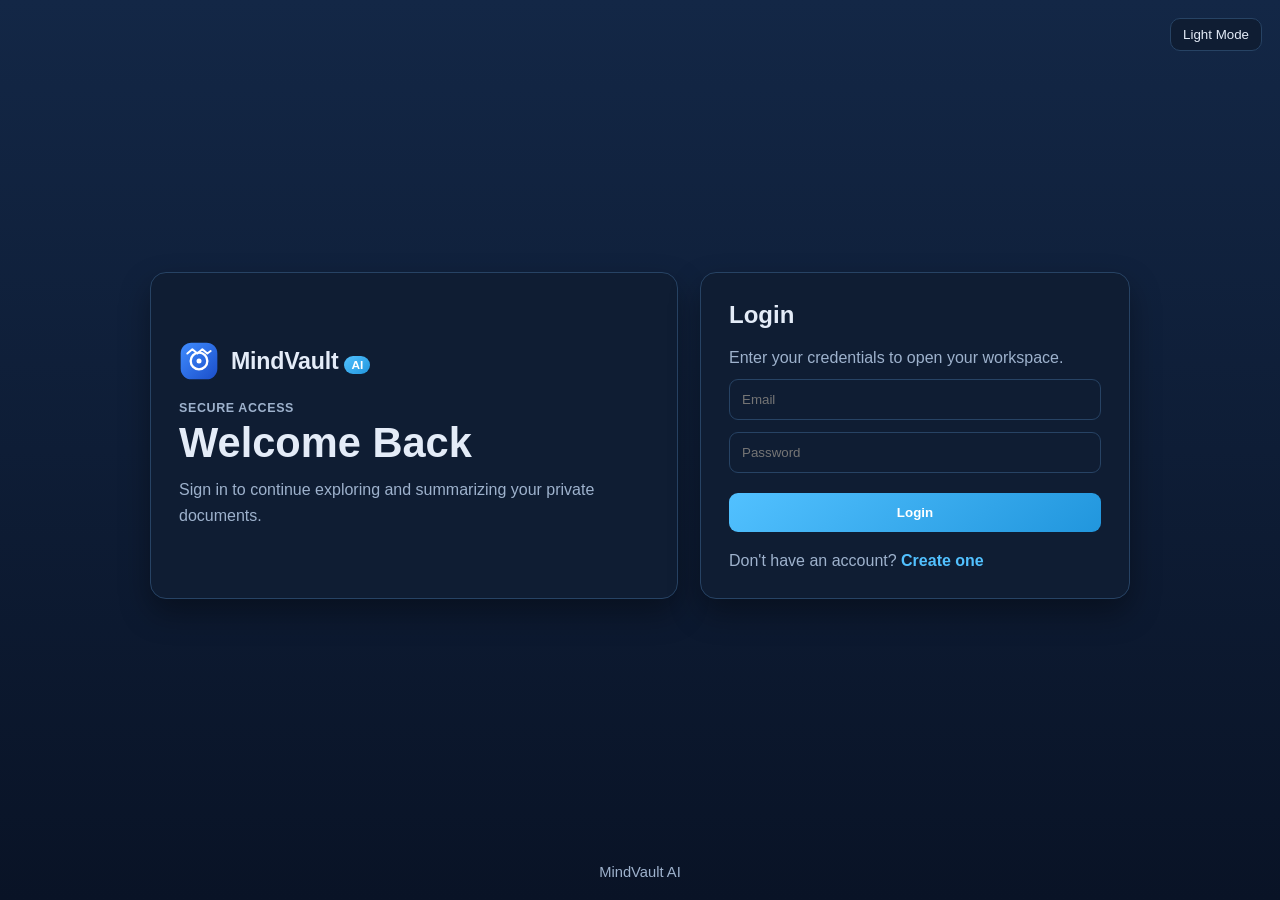
<file: frontend/index.html>
﻿<!DOCTYPE html>
<html>
<head>
  <meta charset="UTF-8" />
  <meta name="viewport" content="width=device-width, initial-scale=1.0" />
  <title>MindVault AI</title>
  <link rel="stylesheet" href="style.css" />
</head>
<body>
  <script>
    if (!localStorage.getItem("token")) {
      window.location.href = "login.html";
    }
  </script>

  <div class="page-shell">
    <div id="navbar"></div>

    <main class="container">
      <header class="app-header">
        <div class="app-header-copy">
          <p class="eyebrow">Knowledge Workspace</p>
          <h1>MindVault AI</h1>
          <p class="subtitle">Private document intelligence for your PDFs, with clean upload, search, and summary workflows.</p>
        </div>
        <div class="app-header-actions">
          <button class="btn" id="openWorkspaceBtn" onclick="enterApp()">Open Workspace</button>
        </div>
      </header>

      <section class="hero card" id="welcome">
        <h2>Work Faster With Your Documents</h2>
        <p class="subtitle">Upload your PDFs, ask focused questions, and generate clear summaries without leaving one dashboard.</p>
        <div class="hero-points">
          <article class="hero-point">
            <h3>1. Upload</h3>
            <p>Add your files and split content into searchable chunks.</p>
          </article>
          <article class="hero-point">
            <h3>2. Search</h3>
            <p>Find relevant context instantly with query-based retrieval.</p>
          </article>
          <article class="hero-point">
            <h3>3. Summarize</h3>
            <p>Generate concise, AI-powered overviews from your collection.</p>
          </article>
        </div>
      </section>

      <section class="workspace hidden" id="app">
        <div class="workspace-shell">
          <div class="tabs">
            <button class="tab-button active" onclick="switchTab('upload', event)">Upload</button>
            <button class="tab-button" onclick="switchTab('search', event)">Search</button>
            <button class="tab-button" onclick="switchTab('summary', event)">Summary</button>
            <button class="tab-button" onclick="switchTab('info', event)">Collection</button>
          </div>

          <div id="upload" class="tab-content active card">
            <h2>Upload PDF</h2>
            <input type="file" id="fileInput" accept=".pdf" />
            <button class="btn" onclick="uploadFile()">Upload</button>
            <div id="uploadStatus" class="status"></div>

            <div id="uploadResults" class="results-box">
              <h3>Upload Results</h3>
              <div class="info-grid">
                <div class="info-card">
                  <h3>Pages</h3>
                  <div class="number" id="resultPages">-</div>
                </div>
                <div class="info-card">
                  <h3>Chunks</h3>
                  <div class="number" id="resultChunks">-</div>
                </div>
              </div>
            </div>
          </div>

          <div id="search" class="tab-content card">
            <h2>Search Documents</h2>
            <div class="search-tab-layout">
              <aside class="search-sidebar">
                <div class="search-controls">
                  <input type="text" class="query-input" id="queryInput" placeholder="Ask about your documents..." />
                  <button class="btn" onclick="queryVectors()">Search</button>
                </div>
                <div id="searchStatus" class="status"></div>
              </aside>

              <div>
                <div id="summaryBox" class="summary-box">
                  <h3>Search Summary</h3>
                  <div id="summaryContent" class="summary-content"></div>
                </div>
              </div>
            </div>
          </div>

          <div id="summary" class="tab-content card">
            <h2>Full Collection Summary</h2>
            <div class="summary-tab-layout">
              <aside class="summary-sidebar">
                <div class="summary-controls">
                  <button class="btn" onclick="generateFullSummary()">Generate AI Summary</button>
                </div>
                <div id="summaryTabStatus" class="status"></div>
              </aside>

              <div class="summary-display">
                <div id="summaryTabBox" class="summary-box">
                  <h3>AI Generated Summary</h3>
                  <div id="summaryTabContent" class="summary-content"></div>
                </div>
              </div>
            </div>
          </div>

          <div id="info" class="tab-content card">
            <h2>Collection Information</h2>
            <button class="btn btn-secondary" onclick="getCollectionInfo()">Refresh</button>
            <div id="infoStatus" class="status"></div>

            <div id="infoResults" class="results-box">
              <div class="info-grid">
                <div class="info-card">
                  <h3>Collection Name</h3>
                  <div class="number number-small" id="collectionName">-</div>
                </div>
                <div class="info-card">
                  <h3>Total Vectors</h3>
                  <div class="number" id="totalVectors">-</div>
                </div>
              </div>
              <div class="info-card info-status-card">
                <h3>Status</h3>
                <div class="status-text" id="collectionStatus">-</div>
              </div>
            </div>
          </div>
        </div>
      </section>
    </main>

    <footer class="site-footer">
      <div class="container footer-inner">
        <p>MindVault AI</p>
        <p>Secure RAG workspace for private PDFs</p>
      </div>
    </footer>
  </div>

  <script src="app.js"></script>
</body>
</html>
</file>
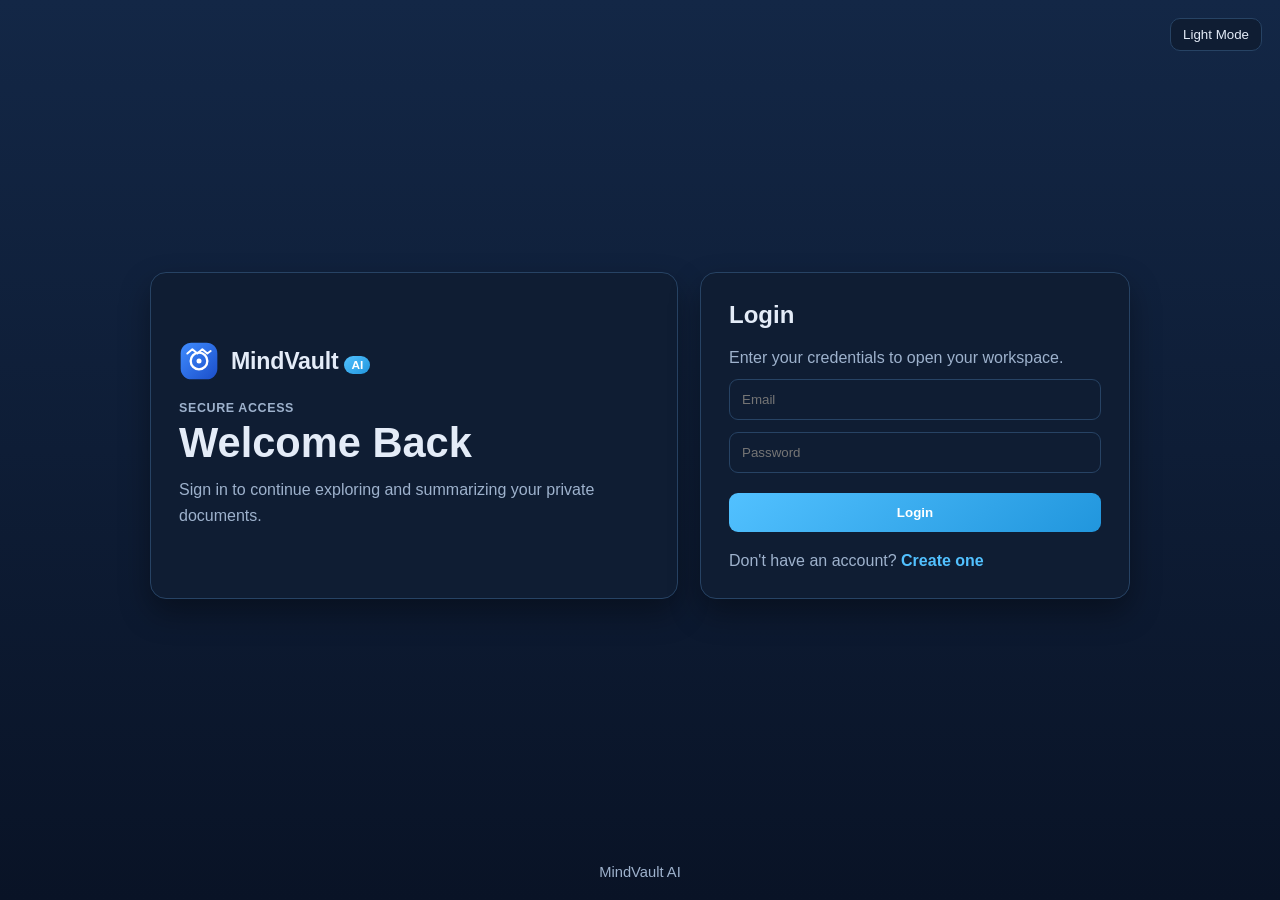
<file: frontend/login.html>
﻿<!DOCTYPE html>
<html>
<head>
  <meta charset="UTF-8" />
  <meta name="viewport" content="width=device-width, initial-scale=1.0" />
  <title>Login - MindVault</title>
  <link rel="stylesheet" href="auth.css" />
</head>
<body>
  <button class="theme-btn" onclick="toggleTheme()" id="themeBtn">Light Mode</button>

  <main class="auth-layout">
    <section class="auth-hero">
      <a class="auth-brand" href="index.html">
        <span class="auth-brand-mark" aria-hidden="true">
          <svg viewBox="0 0 48 48" class="auth-brand-logo" role="img">
            <defs>
              <linearGradient id="mvGradientAuthLogin" x1="0" y1="0" x2="1" y2="1">
                <stop offset="0%" stop-color="#3f8cff" />
                <stop offset="100%" stop-color="#1b4ec9" />
              </linearGradient>
            </defs>
            <rect x="2" y="2" width="44" height="44" rx="13" fill="url(#mvGradientAuthLogin)" />
            <circle cx="24" cy="24" r="10" fill="none" stroke="#ffffff" stroke-width="2.8" />
            <circle cx="24" cy="24" r="3" fill="#ffffff" />
            <path d="M10 15 L16 10 L22 15 L28 10 L34 15 L38 12" stroke="#ffffff" stroke-width="2.4" fill="none" stroke-linecap="round" stroke-linejoin="round" />
          </svg>
        </span>
        <span class="auth-brand-text-wrap">
          <span class="auth-brand-text">MindVault</span>
          <span class="auth-brand-subtext">AI</span>
        </span>
      </a>

      <p class="auth-eyebrow">Secure Access</p>
      <h1>Welcome Back</h1>
      <p>Sign in to continue exploring and summarizing your private documents.</p>
    </section>

    <section class="auth-container">
      <h2>Login</h2>
      <p class="hint">Enter your credentials to open your workspace.</p>

      <input id="email" placeholder="Email" />
      <input id="password" type="password" placeholder="Password" />

      <button onclick="login()">Login</button>

      <p>Don't have an account? <a href="signup.html">Create one</a></p>
    </section>
  </main>

  <footer class="auth-footer">MindVault AI</footer>

  <script src="auth.js"></script>
</body>
</html>
</file>
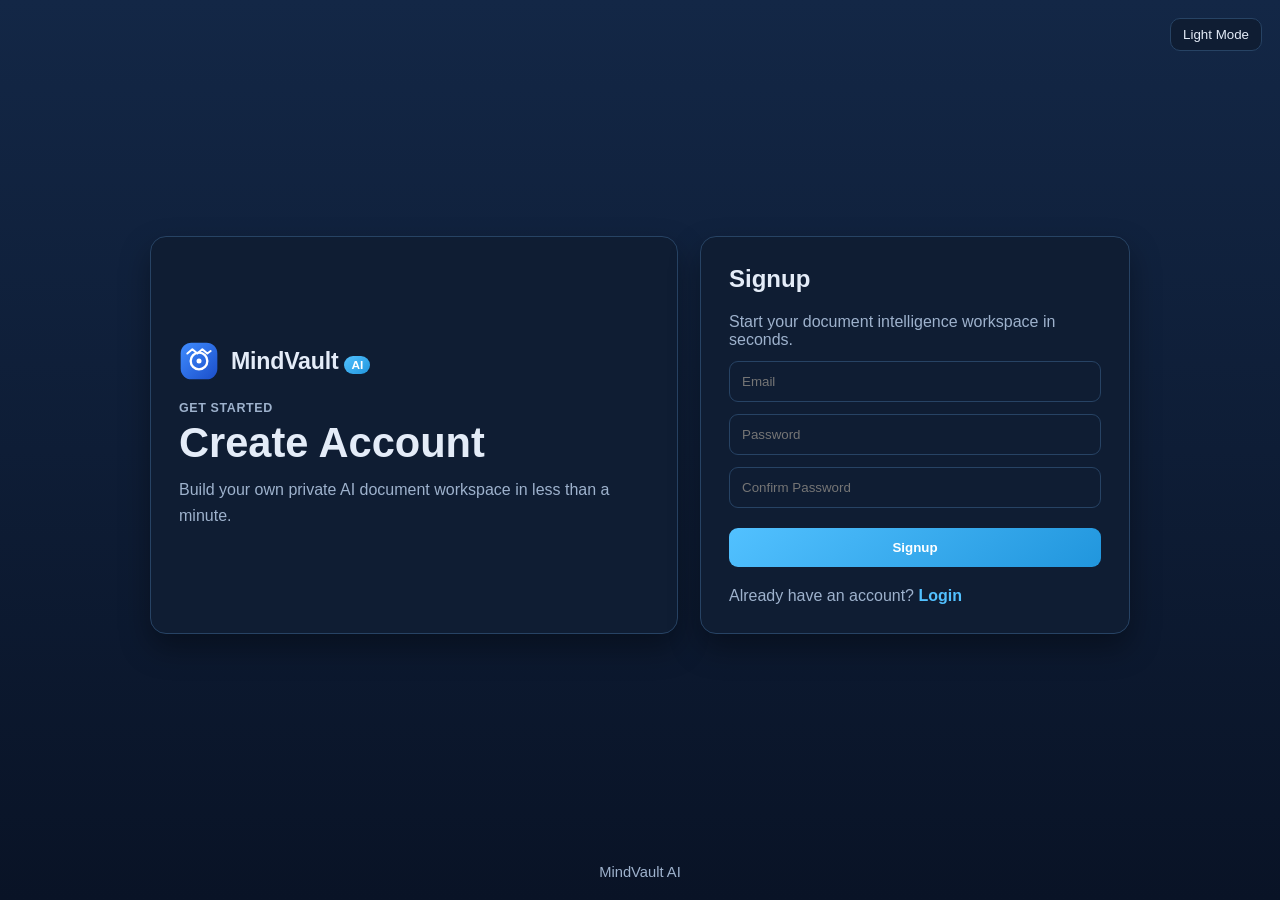
<file: frontend/signup.html>
﻿<!DOCTYPE html>
<html>
<head>
  <meta charset="UTF-8" />
  <meta name="viewport" content="width=device-width, initial-scale=1.0" />
  <title>Signup - MindVault</title>
  <link rel="stylesheet" href="auth.css" />
</head>
<body>
  <button class="theme-btn" onclick="toggleTheme()" id="themeBtn">Light Mode</button>

  <main class="auth-layout">
    <section class="auth-hero">
      <a class="auth-brand" href="index.html">
        <span class="auth-brand-mark" aria-hidden="true">
          <svg viewBox="0 0 48 48" class="auth-brand-logo" role="img">
            <defs>
              <linearGradient id="mvGradientAuthSignup" x1="0" y1="0" x2="1" y2="1">
                <stop offset="0%" stop-color="#3f8cff" />
                <stop offset="100%" stop-color="#1b4ec9" />
              </linearGradient>
            </defs>
            <rect x="2" y="2" width="44" height="44" rx="13" fill="url(#mvGradientAuthSignup)" />
            <circle cx="24" cy="24" r="10" fill="none" stroke="#ffffff" stroke-width="2.8" />
            <circle cx="24" cy="24" r="3" fill="#ffffff" />
            <path d="M10 15 L16 10 L22 15 L28 10 L34 15 L38 12" stroke="#ffffff" stroke-width="2.4" fill="none" stroke-linecap="round" stroke-linejoin="round" />
          </svg>
        </span>
        <span class="auth-brand-text-wrap">
          <span class="auth-brand-text">MindVault</span>
          <span class="auth-brand-subtext">AI</span>
        </span>
      </a>

      <p class="auth-eyebrow">Get Started</p>
      <h1>Create Account</h1>
      <p>Build your own private AI document workspace in less than a minute.</p>
    </section>

    <section class="auth-container">
      <h2>Signup</h2>
      <p class="hint">Start your document intelligence workspace in seconds.</p>

      <input id="email" placeholder="Email" />
      <input id="password" type="password" placeholder="Password" />
      <input id="confirm" type="password" placeholder="Confirm Password" />

      <button onclick="signup()">Signup</button>

      <p>Already have an account? <a href="login.html">Login</a></p>
    </section>
  </main>

  <footer class="auth-footer">MindVault AI</footer>

  <script src="auth.js"></script>
</body>
</html>
</file>
<file: frontend/style.css>
﻿:root {
  --bg: #eef3fb;
  --bg-accent: #d6e3f8;
  --surface: #ffffff;
  --surface-2: #f5f8ff;
  --text: #102038;
  --muted: #4f647e;
  --border: #c7d6ef;
  --primary: #2f6fed;
  --primary-strong: #1f56c8;
  --success: #0f9f6e;
  --danger: #db3748;
  --warning: #cc8100;
  --shadow: 0 10px 24px rgba(27, 51, 89, 0.1);
}

[data-theme="dark"] {
  --bg: #091326;
  --bg-accent: #132746;
  --surface: #0f1d33;
  --surface-2: #142842;
  --text: #e4ecf8;
  --muted: #9eb2cd;
  --border: #274364;
  --primary: #52c1ff;
  --primary-strong: #2196dd;
  --success: #2ec98b;
  --danger: #ef5f6d;
  --warning: #f2a941;
  --shadow: 0 14px 30px rgba(0, 0, 0, 0.35);
}

* {
  margin: 0;
  padding: 0;
  box-sizing: border-box;
}

body {
  font-family: "Segoe UI", Tahoma, Geneva, Verdana, sans-serif;
  background: linear-gradient(180deg, var(--bg-accent), var(--bg));
  color: var(--text);
  min-height: 100vh;
}

.page-shell {
  min-height: 100vh;
  display: flex;
  flex-direction: column;
}

.container {
  width: min(1140px, 94vw);
  margin: 0 auto;
}

.glass-card,
.card {
  border-radius: 16px;
  background: var(--surface);
  border: 1px solid var(--border);
  box-shadow: var(--shadow);
}

.navbar {
  display: grid;
  grid-template-columns: auto 1fr auto;
  align-items: center;
  gap: 16px;
  margin: 16px auto 0;
  width: min(1140px, 94vw);
  padding: 14px 18px;
}

.brand {
  display: flex;
  align-items: center;
  gap: 12px;
  color: var(--text);
  text-decoration: none;
}

.brand-mark {
  width: 40px;
  height: 40px;
  display: block;
}

.brand-logo {
  width: 40px;
  height: 40px;
  display: block;
}

.brand-text-wrap {
  display: flex;
  align-items: baseline;
  gap: 6px;
}

.brand-text {
  font-size: 1.55rem;
  font-weight: 700;
  letter-spacing: -0.01em;
}

.brand-subtext {
  font-size: 0.76rem;
  font-weight: 700;
  color: #fff;
  background: linear-gradient(140deg, var(--primary), var(--primary-strong));
  border-radius: 999px;
  padding: 2px 7px;
}

.nav-links {
  display: flex;
  justify-content: center;
  gap: 8px;
  flex-wrap: wrap;
}

.nav-links a {
  text-decoration: none;
  color: var(--text);
  font-weight: 600;
  padding: 8px 13px;
  border-radius: 9px;
  transition: background 0.2s ease;
}

.nav-links a:hover {
  background: var(--surface-2);
}

.auth-section {
  display: flex;
  align-items: center;
  justify-content: flex-end;
  flex-wrap: wrap;
  gap: 8px;
}

.auth-section.compact {
  flex-wrap: nowrap;
}

.user-chip {
  max-width: 230px;
  overflow: hidden;
  text-overflow: ellipsis;
  white-space: nowrap;
  font-size: 0.85rem;
  color: var(--muted);
  border: 1px solid var(--border);
  border-radius: 999px;
  padding: 8px 12px;
}

.menu-trigger {
  min-width: 108px;
  height: 40px;
  border-radius: 9px;
  border: 1px solid var(--border);
  background: var(--surface);
  color: var(--text);
  cursor: pointer;
  font-size: 0.9rem;
  font-weight: 700;
  line-height: 1;
  display: inline-flex;
  align-items: center;
  justify-content: center;
  gap: 7px;
  padding: 0 12px;
}

.menu-trigger-text {
  font-weight: 700;
}

.menu-trigger-icon {
  width: 16px;
  height: 16px;
  fill: currentColor;
}

.sidebar-backdrop {
  position: fixed;
  inset: 0;
  background: rgba(3, 10, 22, 0.45);
  opacity: 0;
  visibility: hidden;
  transition: opacity 0.2s ease, visibility 0.2s ease;
  z-index: 90;
}

.sidebar-backdrop.show {
  opacity: 1;
  visibility: visible;
}

.user-sidebar {
  position: fixed;
  top: 0;
  right: 0;
  width: min(360px, 92vw);
  height: 100vh;
  border-left: 1px solid var(--border);
  background: var(--surface);
  box-shadow: -14px 0 24px rgba(0, 0, 0, 0.2);
  z-index: 100;
  transform: translateX(105%);
  transition: transform 0.24s ease;
  padding: 20px 16px;
  display: flex;
  flex-direction: column;
  gap: 14px;
}

.user-sidebar.open {
  transform: translateX(0);
}

.sidebar-header {
  display: flex;
  align-items: center;
  justify-content: space-between;
}

.sidebar-close {
  width: 34px;
  height: 34px;
  border-radius: 8px;
  border: 1px solid var(--border);
  background: var(--surface);
  color: var(--text);
  cursor: pointer;
  font-size: 1.1rem;
  line-height: 1;
}

.sidebar-user {
  border: 1px solid var(--border);
  border-radius: 10px;
  padding: 12px;
  background: var(--surface-2);
}

.sidebar-label {
  color: var(--muted);
  font-size: 0.82rem;
  margin-bottom: 4px;
}

.sidebar-email {
  word-break: break-all;
  font-weight: 600;
}

.sidebar-nav,
.sidebar-actions {
  display: grid;
  gap: 9px;
}

main.container {
  padding: 24px 0 30px;
}

.app-header {
  display: flex;
  align-items: flex-end;
  justify-content: space-between;
  gap: 16px;
  margin-bottom: 16px;
}

.eyebrow {
  color: var(--primary);
  font-weight: 700;
  letter-spacing: 0.05em;
  text-transform: uppercase;
  margin-bottom: 6px;
  font-size: 0.78rem;
}

.app-header h1 {
  font-size: clamp(2rem, 4vw, 2.8rem);
  margin-bottom: 8px;
}

.subtitle {
  color: var(--muted);
}

.hero {
  padding: 24px;
  margin-bottom: 18px;
}

.hero h2 {
  margin-bottom: 8px;
}

.hero-points {
  margin-top: 16px;
  display: grid;
  grid-template-columns: repeat(3, minmax(0, 1fr));
  gap: 12px;
}

.hero-point {
  border: 1px solid var(--border);
  border-radius: 12px;
  background: var(--surface-2);
  padding: 14px;
}

.hero-point h3 {
  margin-bottom: 6px;
  font-size: 1rem;
}

.hero-point p {
  color: var(--muted);
  line-height: 1.5;
}

.workspace-shell {
  border-radius: 16px;
  padding: 18px;
  border: 1px solid var(--border);
  background: var(--surface);
}

.tabs {
  display: flex;
  gap: 10px;
  flex-wrap: wrap;
  margin-bottom: 14px;
}

.tab-button {
  border: 1px solid var(--border);
  background: #fbfdff;
  color: var(--text);
  border-radius: 9px;
  padding: 9px 14px;
  cursor: pointer;
  font-weight: 600;
}

.tab-button.active {
  border-color: transparent;
  background: linear-gradient(140deg, var(--primary), var(--primary-strong));
  color: #fff;
}

.tab-content {
  display: none;
}

.tab-content.active {
  display: block;
}

.card {
  padding: 22px;
}

h2 {
  margin-bottom: 12px;
}

.btn {
  padding: 10px 15px;
  border: none;
  border-radius: 9px;
  cursor: pointer;
  background: linear-gradient(140deg, var(--primary), var(--primary-strong));
  color: #fff;
  font-weight: 700;
}

.btn-secondary {
  background: #62748c;
}

.btn-danger {
  background: var(--danger);
}

.btn-ghost {
  border: 1px solid var(--border);
  background: transparent;
  color: var(--text);
}

input[type="file"],
.query-input {
  width: 100%;
  margin: 10px 0;
  border-radius: 9px;
  border: 1px solid var(--border);
  background: var(--surface);
  color: var(--text);
  padding: 11px;
}

.search-tab-layout,
.summary-tab-layout {
  display: grid;
  grid-template-columns: 320px 1fr;
  gap: 20px;
  margin-top: 14px;
}

.search-controls,
.summary-controls {
  display: flex;
  flex-direction: column;
  gap: 10px;
}

.status {
  display: none;
  margin-top: 12px;
  padding: 12px;
  border-radius: 9px;
  border: 1px solid var(--border);
  background: var(--surface-2);
  color: var(--muted);
  white-space: pre-wrap;
}

.status.show {
  display: block;
}

.status.success {
  border-left: 4px solid var(--success);
  color: var(--text);
}

.status.error {
  border-left: 4px solid var(--danger);
  color: var(--text);
}

.status.loading {
  border-left: 4px solid var(--warning);
  color: var(--text);
}

.results-box,
.summary-box {
  margin-top: 16px;
  padding: 16px;
  border-radius: 12px;
  border: 1px solid var(--border);
  background: var(--surface-2);
  display: none;
}

.results-box.show,
.summary-box.show {
  display: block;
}

.info-grid {
  display: grid;
  grid-template-columns: repeat(2, minmax(0, 1fr));
  gap: 12px;
  margin-top: 12px;
}

.info-card {
  border: 1px solid var(--border);
  border-radius: 11px;
  padding: 14px;
  background: var(--surface);
}

.number {
  margin-top: 8px;
  font-size: 1.8rem;
  font-weight: 700;
  color: var(--primary);
}

.number-small {
  font-size: 1rem;
  word-break: break-all;
}

.info-status-card {
  margin-top: 12px;
}

.status-text {
  color: var(--success);
  font-weight: 700;
}

.summary-content {
  max-height: 500px;
  overflow-y: auto;
  line-height: 1.65;
}

.summary-loading {
  position: relative;
  color: var(--muted);
  padding-left: 24px;
}

.summary-loading::before {
  content: "";
  position: absolute;
  left: 0;
  top: 50%;
  width: 12px;
  height: 12px;
  margin-top: -6px;
  border-radius: 50%;
  border: 2px solid var(--border);
  border-top-color: var(--primary);
  animation: spin 0.9s linear infinite;
}

.hidden {
  display: none;
}

body.menu-open {
  overflow: hidden;
}

.site-footer {
  margin-top: auto;
  border-top: 1px solid var(--border);
  background: var(--surface);
}

.footer-inner {
  display: flex;
  justify-content: space-between;
  align-items: center;
  gap: 12px;
  padding: 16px 0;
  color: var(--muted);
  font-size: 0.92rem;
}

@media (max-width: 980px) {
  .navbar {
    grid-template-columns: 1fr;
  }

  .nav-links,
  .auth-section {
    justify-content: flex-start;
  }

  .nav-links {
    display: none;
  }

  .auth-section.compact {
    width: 100%;
    justify-content: space-between;
  }

  .menu-trigger {
    min-width: 44px;
    padding: 0;
  }

  .menu-trigger-text {
    display: none;
  }

  .app-header {
    flex-direction: column;
    align-items: flex-start;
  }

  .hero-points {
    grid-template-columns: 1fr;
  }

  .search-tab-layout,
  .summary-tab-layout {
    grid-template-columns: 1fr;
  }

  .footer-inner {
    flex-direction: column;
    align-items: flex-start;
  }
}

@keyframes spin {
  to {
    transform: rotate(360deg);
  }
}
</file>
<file: frontend/auth.css>
﻿:root {
  --bg: #eef3fb;
  --bg-accent: #d6e3f8;
  --surface: #ffffff;
  --text: #102038;
  --muted: #4f647e;
  --border: #c7d6ef;
  --primary: #2f6fed;
  --primary-strong: #1f56c8;
  --shadow: 0 10px 24px rgba(27, 51, 89, 0.1);
}

[data-theme="dark"] {
  --bg: #091326;
  --bg-accent: #132746;
  --surface: #0f1d33;
  --text: #e4ecf8;
  --muted: #9eb2cd;
  --border: #274364;
  --primary: #52c1ff;
  --primary-strong: #2196dd;
  --shadow: 0 14px 30px rgba(0, 0, 0, 0.35);
}

* {
  box-sizing: border-box;
}

body {
  margin: 0;
  min-height: 100vh;
  font-family: "Segoe UI", Tahoma, Geneva, Verdana, sans-serif;
  background: linear-gradient(180deg, var(--bg-accent), var(--bg));
  color: var(--text);
  display: flex;
  flex-direction: column;
  padding: 20px;
}

.theme-btn {
  position: fixed;
  top: 18px;
  right: 18px;
  border: 1px solid var(--border);
  border-radius: 10px;
  background: var(--surface);
  color: var(--text);
  padding: 8px 12px;
  cursor: pointer;
}

.auth-layout {
  width: min(980px, 100%);
  margin: auto;
  display: grid;
  grid-template-columns: 1fr 430px;
  gap: 22px;
  align-items: stretch;
}

.auth-hero,
.auth-container {
  border: 1px solid var(--border);
  border-radius: 16px;
  background: var(--surface);
  box-shadow: var(--shadow);
}

.auth-hero {
  padding: 28px;
  display: flex;
  flex-direction: column;
  justify-content: center;
}

.auth-brand {
  display: inline-flex;
  align-items: center;
  gap: 12px;
  text-decoration: none;
  color: var(--text);
  margin-bottom: 18px;
}

.auth-brand-mark,
.auth-brand-logo {
  width: 40px;
  height: 40px;
  display: block;
}

.auth-brand-text-wrap {
  display: inline-flex;
  align-items: baseline;
  gap: 6px;
}

.auth-brand-text {
  font-size: 1.45rem;
  font-weight: 700;
  letter-spacing: -0.01em;
}

.auth-brand-subtext {
  font-size: 0.74rem;
  font-weight: 700;
  color: #fff;
  background: linear-gradient(140deg, var(--primary), var(--primary-strong));
  border-radius: 999px;
  padding: 2px 7px;
}

.auth-eyebrow {
  margin: 0 0 6px;
  color: var(--primary);
  font-weight: 700;
  text-transform: uppercase;
  letter-spacing: 0.05em;
  font-size: 0.78rem;
}

.auth-hero h1 {
  margin: 0 0 10px;
  font-size: clamp(1.9rem, 4vw, 2.6rem);
}

.auth-hero p {
  margin: 0;
  color: var(--muted);
  line-height: 1.6;
}

.auth-container {
  padding: 28px;
  display: flex;
  flex-direction: column;
  gap: 12px;
}

.auth-container h2 {
  margin: 0;
}

.hint {
  margin: 0 0 4px;
  color: var(--muted);
}

.auth-container input {
  width: 100%;
  padding: 12px;
  border-radius: 9px;
  border: 1px solid var(--border);
  background: var(--surface);
  color: var(--text);
}

.auth-container button {
  margin-top: 8px;
  padding: 12px;
  border: none;
  border-radius: 9px;
  background: linear-gradient(140deg, var(--primary), var(--primary-strong));
  color: #fff;
  font-weight: 700;
  cursor: pointer;
}

.auth-container p {
  margin: 8px 0 0;
  color: var(--muted);
}

.auth-container a {
  color: var(--primary);
  text-decoration: none;
  font-weight: 600;
}

.auth-footer {
  text-align: center;
  color: var(--muted);
  font-size: 0.92rem;
  padding-top: 14px;
}

@media (max-width: 920px) {
  body {
    padding-top: 70px;
  }

  .auth-layout {
    grid-template-columns: 1fr;
    width: min(520px, 100%);
  }
}
</file>
